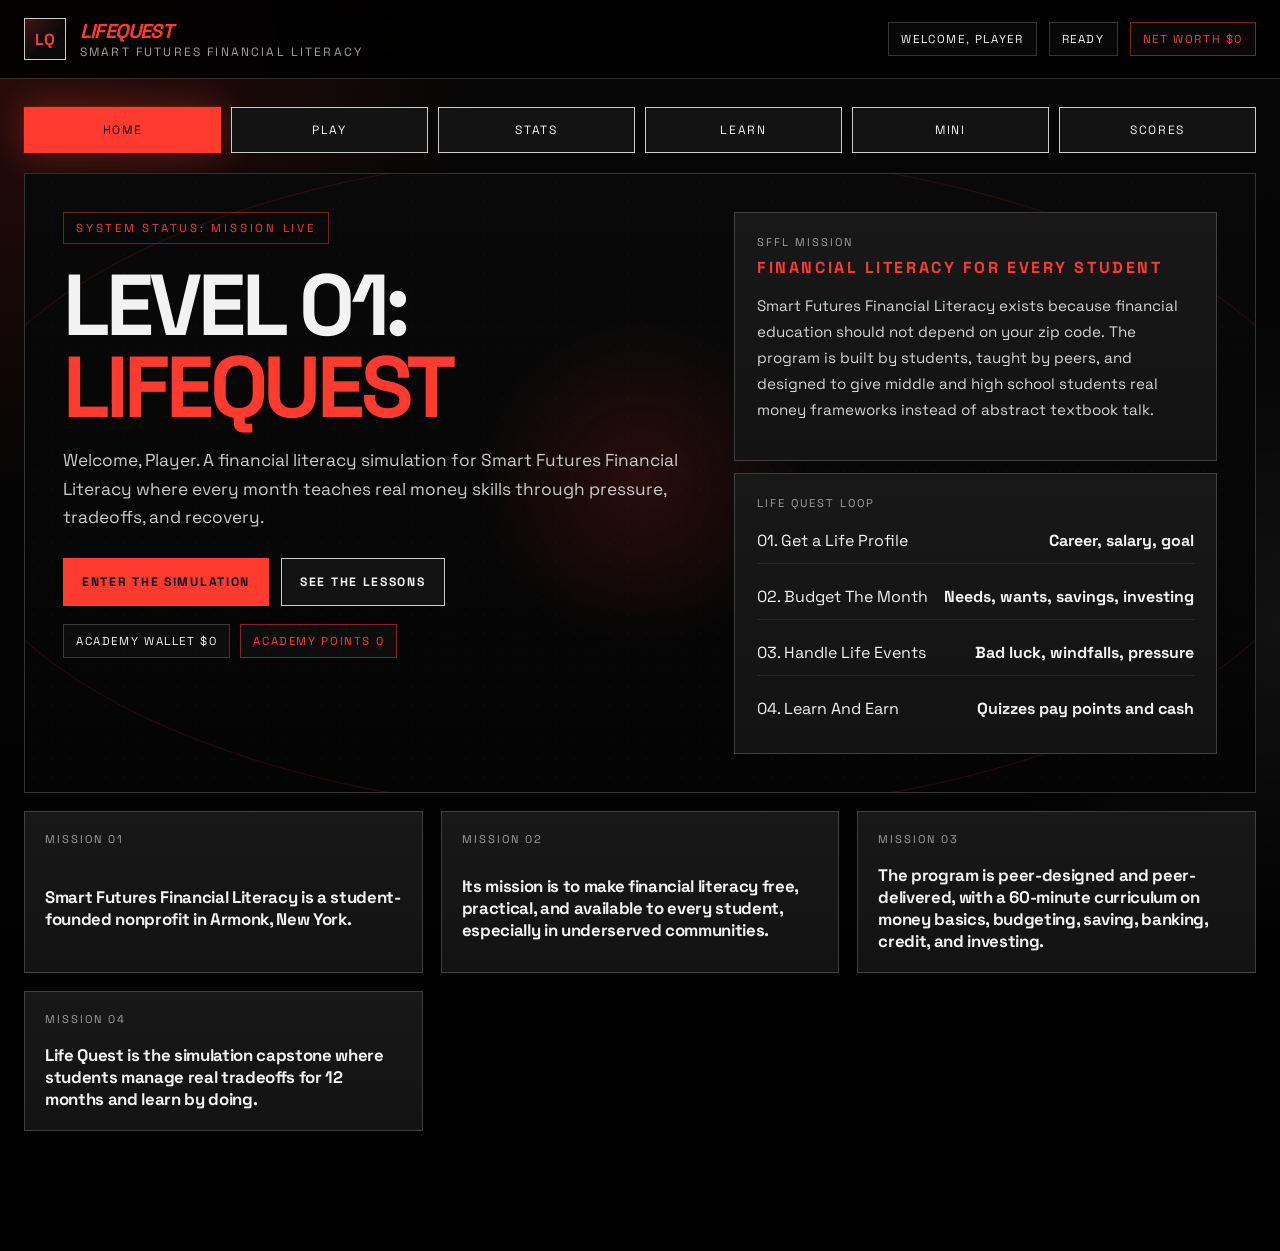
<file: index.html>
<!DOCTYPE html>
<html lang="en">
  <head>
    <meta charset="utf-8" />
    <meta name="viewport" content="width=device-width, initial-scale=1.0" />
    <title>LifeQuest | Smart Futures Financial Literacy</title>
    <meta
      name="description"
      content="LifeQuest is a financial literacy simulation by Smart Futures Financial Literacy. Learn budgeting, saving, credit, and investing through a 12-month life game."
    />
    <link rel="icon" href="data:image/svg+xml,%3Csvg xmlns='http://www.w3.org/2000/svg' viewBox='0 0 64 64'%3E%3Crect width='64' height='64' fill='black'/%3E%3Cpath d='M18 18h8v20h20v8H18z' fill='%23ff3b30'/%3E%3C/svg%3E" />
    <link rel="preconnect" href="https://fonts.googleapis.com" />
    <link rel="preconnect" href="https://fonts.gstatic.com" crossorigin />
    <link
      href="https://fonts.googleapis.com/css2?family=Space+Grotesk:wght@400;500;600;700&display=swap"
      rel="stylesheet"
    />
    <link rel="stylesheet" href="./app.css" />
  </head>
  <body>
    <div id="app"></div>
    <script src="./app.js"></script>
  </body>
</html>
</file>
<file: app.css>
:root {
  --bg: #050505;
  --bg-soft: #0d0d0d;
  --bg-panel: #131313;
  --bg-panel-2: #1b1b1b;
  --line: rgba(255, 255, 255, 0.18);
  --line-strong: rgba(255, 255, 255, 0.78);
  --text: #f2f2f2;
  --muted: #9f9f9f;
  --muted-2: #707070;
  --accent: #ff3b30;
  --accent-soft: rgba(255, 59, 48, 0.16);
  --accent-glow: rgba(255, 59, 48, 0.35);
  --success: #c7ffd0;
  --warning: #ffcc9b;
  --danger: #ff8a8a;
  --shadow: 0 24px 80px rgba(0, 0, 0, 0.45);
}

* {
  box-sizing: border-box;
}

html,
body {
  margin: 0;
  min-height: 100%;
  background:
    radial-gradient(circle at top left, rgba(255, 59, 48, 0.16), transparent 28%),
    radial-gradient(circle at right center, rgba(255, 255, 255, 0.06), transparent 22%),
    linear-gradient(180deg, #060606 0%, #000000 100%);
  color: var(--text);
  font-family: "Space Grotesk", sans-serif;
}

button,
input,
select {
  font: inherit;
}

button {
  border: 1px solid var(--line-strong);
  background: transparent;
  color: var(--text);
  cursor: pointer;
  transition:
    background 160ms ease,
    color 160ms ease,
    border-color 160ms ease,
    transform 160ms ease,
    box-shadow 160ms ease;
}

button:hover {
  border-color: var(--accent);
}

button:active {
  transform: translateY(1px);
}

input[type="range"] {
  width: 100%;
  appearance: none;
  -webkit-appearance: none;
  background: transparent;
  cursor: ew-resize;
  touch-action: pan-y;
  position: relative;
  z-index: 2;
}

input[type="range"]::-webkit-slider-runnable-track {
  height: 6px;
  background: linear-gradient(90deg, var(--accent), rgba(255, 255, 255, 0.34));
}

input[type="range"]::-webkit-slider-thumb {
  appearance: none;
  -webkit-appearance: none;
  width: 20px;
  height: 20px;
  margin-top: -7px;
  border: 2px solid var(--line-strong);
  background: #000;
  box-shadow: 0 0 0 2px rgba(255, 59, 48, 0.12);
  cursor: ew-resize;
}

input[type="range"]::-moz-range-track {
  height: 6px;
  background: linear-gradient(90deg, var(--accent), rgba(255, 255, 255, 0.34));
  border: 0;
}

input[type="range"]::-moz-range-thumb {
  width: 20px;
  height: 20px;
  border: 2px solid var(--line-strong);
  background: #000;
  border-radius: 0;
  box-shadow: 0 0 0 2px rgba(255, 59, 48, 0.12);
  cursor: ew-resize;
}

input[type="number"],
input[type="text"],
input[type="password"] {
  width: 100%;
  border: 1px solid var(--line);
  background: #090909;
  color: var(--text);
  padding: 12px;
}

.app-shell {
  min-height: 100vh;
}

.topbar {
  position: sticky;
  top: 0;
  z-index: 40;
  display: flex;
  align-items: center;
  justify-content: space-between;
  gap: 24px;
  padding: 18px 24px;
  background: rgba(0, 0, 0, 0.88);
  backdrop-filter: blur(12px);
  border-bottom: 1px solid var(--line);
}

.brand {
  display: flex;
  align-items: center;
  gap: 14px;
}

.brand-mark {
  width: 42px;
  height: 42px;
  display: grid;
  place-items: center;
  border: 1px solid var(--line-strong);
  color: var(--accent);
  font-weight: 700;
  background:
    linear-gradient(135deg, rgba(255, 59, 48, 0.24), transparent 55%),
    #0a0a0a;
}

.brand-name {
  font-size: 1.25rem;
  font-weight: 700;
  letter-spacing: -0.04em;
  text-transform: uppercase;
  color: var(--accent);
  font-style: italic;
}

.brand-sub {
  font-size: 0.75rem;
  color: var(--muted);
  text-transform: uppercase;
  letter-spacing: 0.18em;
}

.topbar-meta {
  display: flex;
  align-items: center;
  gap: 12px;
  flex-wrap: wrap;
  justify-content: flex-end;
}

.chip {
  display: inline-flex;
  align-items: center;
  gap: 8px;
  padding: 9px 12px;
  border: 1px solid var(--line);
  background: rgba(255, 255, 255, 0.03);
  text-transform: uppercase;
  letter-spacing: 0.14em;
  font-size: 0.72rem;
}

.chip--accent {
  border-color: rgba(255, 59, 48, 0.5);
  color: var(--accent);
}

.layout {
  max-width: 1400px;
  margin: 0 auto;
  padding: 28px 24px 120px;
}

.tabs {
  display: grid;
  grid-template-columns: repeat(6, minmax(0, 1fr));
  gap: 10px;
  margin-bottom: 20px;
}

.tab {
  padding: 14px 12px;
  text-transform: uppercase;
  letter-spacing: 0.14em;
  font-size: 0.75rem;
  background: var(--bg-panel);
}

.tab.is-active {
  background: var(--accent);
  color: #040404;
  border-color: var(--accent);
  box-shadow: 0 0 0 1px rgba(255, 59, 48, 0.16), 0 0 36px var(--accent-glow);
}

.screen {
  display: grid;
  gap: 18px;
}

.hero {
  position: relative;
  overflow: hidden;
  padding: 38px;
  border: 1px solid var(--line);
  background:
    radial-gradient(circle at center, rgba(255, 59, 48, 0.14), transparent 24%),
    linear-gradient(180deg, rgba(255, 255, 255, 0.02), rgba(255, 255, 255, 0)),
    #040404;
  min-height: 360px;
}

.hero::before,
.hero::after {
  content: "";
  position: absolute;
  inset: 0;
  pointer-events: none;
}

.hero::before {
  background:
    radial-gradient(circle, rgba(255, 59, 48, 0.18) 0 1px, transparent 1px 100%),
    linear-gradient(transparent 49%, rgba(255, 59, 48, 0.08) 50%, transparent 51%);
  background-size: 18px 18px, 100% 4px;
  opacity: 0.22;
}

.hero::after {
  inset: 32px;
  border: 1px solid rgba(255, 59, 48, 0.18);
  border-radius: 50%;
  transform: scale(1.2);
  opacity: 0.7;
}

.hero-grid,
.play-grid,
.stats-grid,
.mini-grid,
.learn-grid,
.footer-grid {
  display: grid;
  gap: 18px;
}

.hero-grid {
  grid-template-columns: minmax(0, 1.15fr) minmax(320px, 0.85fr);
  position: relative;
  z-index: 1;
}

.eyebrow {
  display: inline-flex;
  padding: 8px 12px;
  border: 1px solid rgba(255, 59, 48, 0.45);
  color: var(--accent);
  text-transform: uppercase;
  letter-spacing: 0.24em;
  font-size: 0.72rem;
  margin-bottom: 20px;
}

.headline {
  margin: 0;
  font-size: clamp(2.6rem, 7vw, 5.4rem);
  line-height: 0.95;
  letter-spacing: -0.05em;
  text-transform: uppercase;
}

.headline span {
  color: var(--accent);
}

.subhead {
  max-width: 760px;
  margin: 18px 0 26px;
  color: #cbcbcb;
  font-size: 1.08rem;
  line-height: 1.65;
}

.hero-actions {
  display: flex;
  gap: 12px;
  flex-wrap: wrap;
}

.hero-badges {
  display: flex;
  gap: 10px;
  flex-wrap: wrap;
  margin-top: 18px;
}

.button-primary,
.button-secondary,
.button-danger {
  padding: 15px 18px;
  text-transform: uppercase;
  letter-spacing: 0.14em;
  font-size: 0.76rem;
  font-weight: 700;
}

.button-primary {
  background: var(--accent);
  color: #060606;
  border-color: var(--accent);
}

.button-primary:hover {
  background: #ff5d54;
}

.button-secondary {
  background: var(--bg-panel);
}

.button-danger {
  background: rgba(255, 59, 48, 0.12);
  color: var(--danger);
  border-color: rgba(255, 59, 48, 0.4);
}

.hero-stat-stack {
  display: grid;
  gap: 12px;
  align-content: start;
}

.panel,
.stat-card,
.metric-card,
.mini-card,
.lesson-card,
.leaderboard-row,
.log-card,
.investment-card {
  border: 1px solid var(--line);
  background: linear-gradient(180deg, rgba(255, 255, 255, 0.02), rgba(255, 255, 255, 0)), var(--bg-panel);
}

.panel {
  padding: 22px;
}

.panel-title {
  margin: 0 0 14px;
  font-size: 1rem;
  text-transform: uppercase;
  letter-spacing: 0.16em;
}

.panel-title--accent {
  color: var(--accent);
}

.panel-kicker {
  display: block;
  color: var(--muted);
  text-transform: uppercase;
  font-size: 0.7rem;
  letter-spacing: 0.18em;
  margin-bottom: 8px;
}

.hero-side-copy {
  font-size: 0.95rem;
  line-height: 1.7;
  color: #d4d4d4;
}

.play-grid {
  grid-template-columns: minmax(280px, 360px) minmax(0, 1fr);
}

.rail {
  display: grid;
  gap: 18px;
  align-content: start;
}

.stack {
  display: grid;
  gap: 18px;
}

.metric-strip {
  display: grid;
  gap: 14px;
  grid-template-columns: repeat(4, minmax(0, 1fr));
}

.metric-card,
.stat-card {
  padding: 18px;
}

.metric-label,
.label {
  display: block;
  color: var(--muted);
  text-transform: uppercase;
  letter-spacing: 0.15em;
  font-size: 0.68rem;
  margin-bottom: 12px;
}

.metric-value {
  font-size: clamp(1.5rem, 4vw, 2.3rem);
  letter-spacing: -0.04em;
  font-weight: 700;
}

.metric-note {
  margin-top: 8px;
  color: var(--muted);
  font-size: 0.84rem;
}

.metric-note.is-accent,
.is-accent {
  color: var(--accent);
}

.alert {
  border: 2px solid rgba(255, 59, 48, 0.7);
  background: linear-gradient(180deg, rgba(255, 59, 48, 0.16), rgba(255, 59, 48, 0.05));
}

.grid-2 {
  display: grid;
  gap: 18px;
  grid-template-columns: repeat(2, minmax(0, 1fr));
}

.grid-3 {
  display: grid;
  gap: 18px;
  grid-template-columns: repeat(3, minmax(0, 1fr));
}

.profile-head {
  display: flex;
  justify-content: space-between;
  gap: 18px;
  align-items: flex-start;
  margin-bottom: 18px;
}

.profile-name {
  margin: 0;
  font-size: 1.8rem;
  letter-spacing: -0.04em;
}

.profile-meta {
  margin-top: 6px;
  color: var(--muted);
  font-size: 0.9rem;
  line-height: 1.6;
}

.goal-box {
  padding: 14px;
  border: 1px solid rgba(255, 59, 48, 0.42);
  background: rgba(255, 59, 48, 0.07);
}

.goal-box strong {
  display: block;
  color: var(--accent);
  text-transform: uppercase;
  letter-spacing: 0.16em;
  font-size: 0.72rem;
  margin-bottom: 8px;
}

.divider {
  height: 1px;
  background: var(--line);
  margin: 18px 0;
}

.event-card {
  display: grid;
  gap: 14px;
}

.event-title {
  font-size: 1.5rem;
  margin: 0;
  letter-spacing: -0.04em;
}

.event-copy,
.soft-copy {
  color: #cfcfcf;
  line-height: 1.7;
}

.soft-copy strong {
  color: var(--text);
}

.choice-list {
  display: grid;
  gap: 10px;
}

.choice {
  padding: 16px;
  text-align: left;
  background: #080808;
}

.choice.is-selected,
.choice:hover {
  border-color: rgba(255, 59, 48, 0.55);
  background: rgba(255, 59, 48, 0.09);
}

.choice.is-right {
  border-color: rgba(89, 255, 146, 0.55);
  background: rgba(89, 255, 146, 0.1);
}

.choice.is-wrong {
  border-color: rgba(255, 138, 138, 0.55);
  background: rgba(255, 138, 138, 0.1);
}

.choice-title {
  display: block;
  margin-bottom: 5px;
  font-weight: 600;
}

.choice-note {
  color: var(--muted);
  font-size: 0.9rem;
  line-height: 1.6;
}

.budget-grid {
  display: grid;
  gap: 16px;
}

.fixed-cost-grid {
  display: grid;
  grid-template-columns: repeat(2, minmax(0, 1fr));
  gap: 12px;
}

.fixed-cost-card {
  padding: 14px;
  border: 1px solid var(--line);
  background:
    linear-gradient(180deg, rgba(255, 255, 255, 0.03), rgba(255, 255, 255, 0.01)),
    rgba(255, 255, 255, 0.02);
  display: grid;
  gap: 8px;
}

.fixed-cost-card strong {
  font-size: 1.25rem;
}

.fixed-cost-card--alert {
  border-color: rgba(255, 59, 48, 0.45);
  color: #ffd2cf;
}

.fixed-cost-card--good {
  border-color: rgba(199, 255, 208, 0.4);
  color: var(--success);
}

.budget-row {
  display: grid;
  gap: 10px;
}

.budget-head {
  display: flex;
  justify-content: space-between;
  gap: 14px;
  align-items: center;
}

.budget-meter {
  height: 8px;
  background: rgba(255, 255, 255, 0.08);
  border: 1px solid var(--line);
  overflow: hidden;
  pointer-events: none;
}

.budget-fill {
  height: 100%;
  background: linear-gradient(90deg, var(--accent), #ffffff);
}

.budget-summary,
.table {
  display: grid;
  gap: 10px;
}

.summary-row,
.table-row {
  display: flex;
  align-items: center;
  justify-content: space-between;
  gap: 12px;
  padding: 12px 0;
  border-bottom: 1px solid rgba(255, 255, 255, 0.08);
}

.summary-row:last-child,
.table-row:last-child {
  border-bottom: 0;
}

.investment-grid {
  display: grid;
  grid-template-columns: repeat(2, minmax(0, 1fr));
  gap: 16px;
}

.investment-topline {
  display: grid;
  grid-template-columns: repeat(3, minmax(0, 1fr));
  gap: 14px;
}

.allocation-dual {
  display: grid;
  grid-template-columns: repeat(2, minmax(0, 1fr));
  gap: 12px;
  margin-top: 16px;
}

.allocation-card {
  padding: 14px;
  border: 1px solid var(--line);
  background: rgba(255, 255, 255, 0.02);
}

.investment-card {
  padding: 18px;
  display: grid;
  gap: 10px;
  background:
    radial-gradient(circle at top right, rgba(255, 59, 48, 0.08), transparent 30%),
    rgba(255, 255, 255, 0.02);
}

.investment-card.is-hot {
  border-color: rgba(255, 59, 48, 0.6);
}

.risk-tag {
  width: fit-content;
  padding: 6px 9px;
  border: 1px solid var(--line);
  text-transform: uppercase;
  font-size: 0.68rem;
  letter-spacing: 0.16em;
}

.risk-tag.high {
  border-color: rgba(255, 59, 48, 0.6);
  color: var(--accent);
}

.risk-tag.medium {
  color: var(--warning);
}

.risk-tag.low {
  color: var(--success);
}

.forecast {
  border: 1px solid rgba(255, 59, 48, 0.36);
  background: rgba(255, 59, 48, 0.06);
  padding: 18px;
}

.history-list {
  display: grid;
  gap: 12px;
}

.log-card {
  padding: 16px;
}

.log-head {
  display: flex;
  justify-content: space-between;
  gap: 14px;
  margin-bottom: 8px;
}

.progress-bar {
  height: 9px;
  background: rgba(255, 255, 255, 0.06);
  border: 1px solid var(--line);
  overflow: hidden;
}

.progress-bar span {
  display: block;
  height: 100%;
  background: linear-gradient(90deg, var(--accent), #fff);
}

.svg-chart {
  width: 100%;
  height: 220px;
  display: block;
  border: 1px solid var(--line);
  background: #060606;
}

.chart-caption {
  margin-top: 10px;
  color: var(--muted);
  font-size: 0.86rem;
}

.stats-grid {
  grid-template-columns: 1.15fr 0.85fr;
}

.learn-grid,
.mini-grid,
.footer-grid {
  grid-template-columns: repeat(3, minmax(0, 1fr));
}

.lesson-card,
.mini-card {
  padding: 20px;
  display: grid;
  gap: 10px;
}

.lesson-meta {
  display: flex;
  gap: 10px;
  flex-wrap: wrap;
}

.lesson-card p,
.mini-card p,
.leaderboard-row p {
  color: #cfcfcf;
  line-height: 1.65;
}

.lesson-card strong,
.mini-card strong {
  font-size: 1.05rem;
  letter-spacing: -0.02em;
}

.mini-card.active {
  border-color: rgba(255, 59, 48, 0.6);
  box-shadow: 0 0 26px rgba(255, 59, 48, 0.16);
}

.leaderboard {
  display: grid;
  gap: 12px;
}

.leaderboard-row {
  display: grid;
  grid-template-columns: 64px minmax(0, 1fr) auto;
  gap: 14px;
  align-items: center;
  padding: 16px;
}

.leaderboard-rank {
  font-size: 1.4rem;
  color: var(--accent);
  font-weight: 700;
}

.modal-backdrop {
  position: fixed;
  inset: 0;
  background: rgba(0, 0, 0, 0.74);
  display: grid;
  place-items: center;
  padding: 20px;
  z-index: 80;
}

.modal {
  width: min(760px, 100%);
  max-height: 88vh;
  overflow: auto;
  border: 1px solid var(--line);
  background: linear-gradient(180deg, rgba(255, 255, 255, 0.03), rgba(255, 255, 255, 0)), #070707;
  box-shadow: var(--shadow);
}

.modal-header,
.modal-body,
.modal-footer {
  padding: 22px;
}

.modal-header {
  border-bottom: 1px solid var(--line);
}

.modal-footer {
  border-top: 1px solid var(--line);
  display: flex;
  gap: 12px;
  justify-content: flex-end;
  flex-wrap: wrap;
}

.toast {
  position: fixed;
  right: 18px;
  bottom: 18px;
  max-width: 360px;
  padding: 14px 16px;
  border: 1px solid rgba(255, 59, 48, 0.45);
  background: rgba(16, 16, 16, 0.96);
  color: var(--text);
  box-shadow: var(--shadow);
  z-index: 90;
}

.auth-grid {
  display: grid;
  grid-template-columns: repeat(2, minmax(0, 1fr));
  gap: 18px;
}

.auth-card {
  align-content: start;
}

.form-grid {
  display: grid;
  gap: 12px;
}

.answer-panel {
  margin-top: 18px;
  padding: 16px;
  border: 1px solid var(--line);
}

.answer-panel strong {
  display: block;
  margin-bottom: 8px;
  text-transform: uppercase;
  letter-spacing: 0.14em;
  font-size: 0.74rem;
}

.answer-panel--right {
  border-color: rgba(89, 255, 146, 0.55);
  background: rgba(89, 255, 146, 0.08);
}

.answer-panel--wrong {
  border-color: rgba(255, 138, 138, 0.55);
  background: rgba(255, 138, 138, 0.08);
}

.quiz-shell {
  position: fixed;
  inset: 0;
  z-index: 120;
  background:
    radial-gradient(circle at top left, rgba(255, 59, 48, 0.18), transparent 24%),
    rgba(0, 0, 0, 0.86);
  overflow: auto;
  padding: 28px;
}

.quiz-page {
  min-height: calc(100vh - 56px);
  border: 1px solid var(--line);
  background:
    linear-gradient(180deg, rgba(255, 255, 255, 0.03), rgba(255, 255, 255, 0)),
    rgba(8, 8, 8, 0.98);
  box-shadow: var(--shadow);
  padding: 28px;
}

.quiz-page__top {
  display: flex;
  justify-content: space-between;
  gap: 18px;
  align-items: flex-start;
}

.quiz-title {
  margin: 0 0 8px;
  font-size: clamp(2rem, 5vw, 3rem);
  letter-spacing: -0.04em;
  text-transform: uppercase;
}

.quiz-progress {
  display: flex;
  justify-content: space-between;
  gap: 12px;
  margin-top: 24px;
  margin-bottom: 10px;
  color: var(--muted);
  text-transform: uppercase;
  letter-spacing: 0.14em;
  font-size: 0.74rem;
}

.quiz-question,
.quiz-result {
  max-width: 900px;
  margin-top: 24px;
}

.quiz-question__title {
  margin: 0;
  font-size: clamp(1.55rem, 3vw, 2.2rem);
  line-height: 1.2;
  letter-spacing: -0.03em;
}

.empty-state {
  padding: 24px;
  border: 1px dashed var(--line);
  color: var(--muted);
}

.muted {
  color: var(--muted);
}

.right {
  text-align: right;
}

.caps {
  text-transform: uppercase;
  letter-spacing: 0.14em;
}

@media (max-width: 1100px) {
  .hero-grid,
  .play-grid,
  .stats-grid,
  .metric-strip,
  .grid-2,
  .grid-3,
  .fixed-cost-grid,
  .investment-topline,
  .investment-grid,
  .allocation-dual,
  .auth-grid,
  .learn-grid,
  .mini-grid,
  .footer-grid {
    grid-template-columns: 1fr;
  }
}

@media (max-width: 820px) {
  .layout {
    padding: 18px 16px 110px;
  }

  .topbar {
    padding: 14px 16px;
    align-items: flex-start;
    flex-direction: column;
  }

  .tabs {
    grid-template-columns: repeat(3, minmax(0, 1fr));
  }

  .hero {
    padding: 26px 20px;
    min-height: auto;
  }

  .headline {
    font-size: clamp(2.2rem, 13vw, 3.4rem);
  }

  .hero-actions,
  .modal-footer {
    flex-direction: column;
  }

  .quiz-shell {
    padding: 16px;
  }

  .quiz-page {
    padding: 18px;
    min-height: calc(100vh - 32px);
  }

  .quiz-page__top {
    flex-direction: column;
  }
}
</file>
